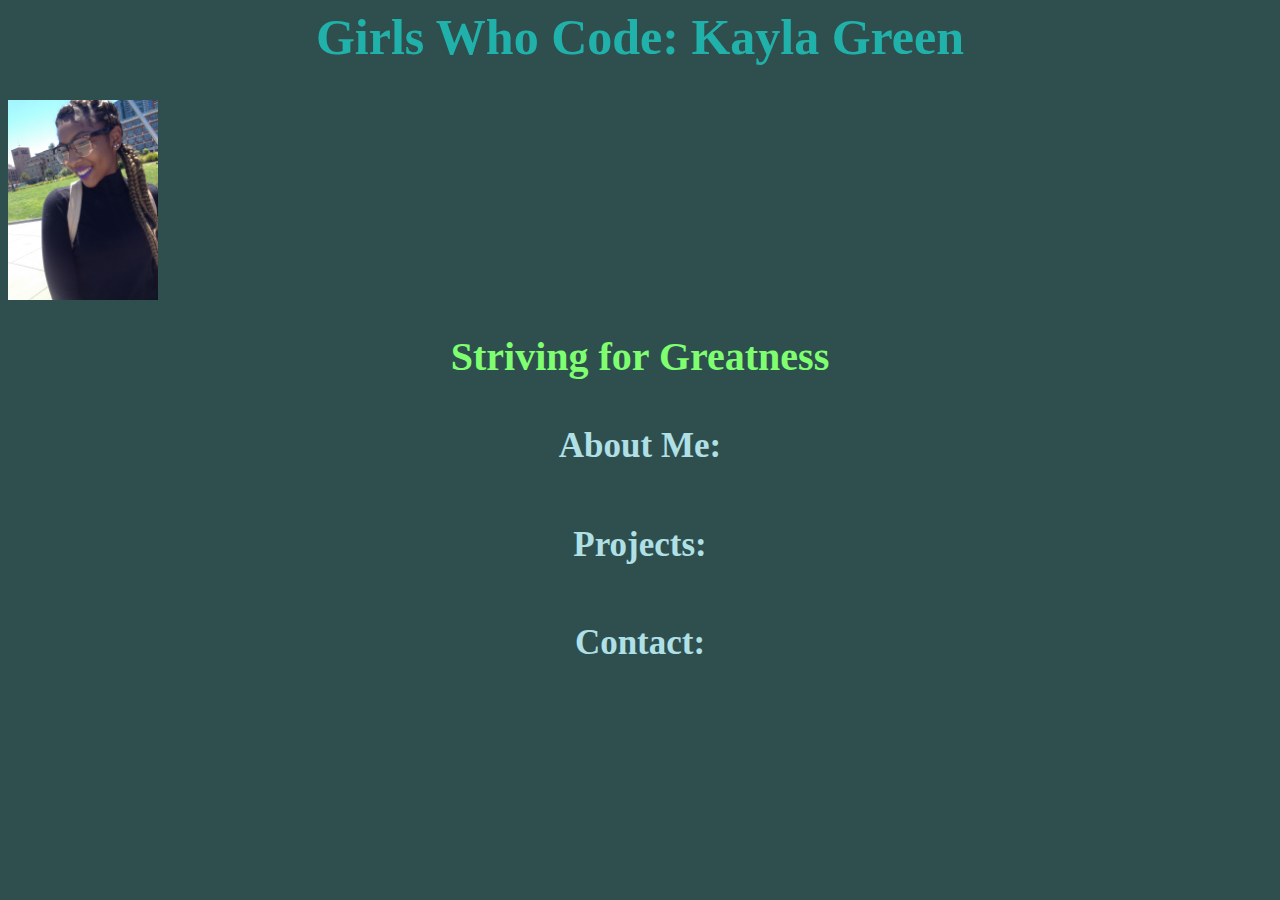
<file: index.html>
<DOCTYPE! html>
<html>
	<head>
		<title>Kayla Green's Profile</title>
		<script src="http://code.jquery.com/jquery-2.2.4.js" integrity="sha256-iT6Q9iMJYuQiMWNd9lDyBUStIq/8PuOW33aOqmvFpqI=" crossorigin="anonymous"></script>
		<script src="js/custom.js"></script>
		<link rel="stylesheet" href= "css/styles.css">
	</head>
	<body>
		<h1>Girls Who Code: Kayla Green</h1>
		<img src="images/IMG_7113 - Copy.JPG" width="150">
		<h2>Striving for Greatness</h2>
		
		<h4>About Me:</h4> 
		<!-- <p>My name is Kayla Green. I was born and mostly raised is Sacramento, CA. I have two siblings and I enjoy being on the phone. I also enjoy ejoy eating. My favorite place would be my room because i would be away from other people!</p> -->

		<h5>Projects:</h5> 
	<!-- 	<p>One of my favorite projects was making the arduinio robots dance. The robot I worked on was TEK and it did the cupid shuffle. Another favorite project of mine was the Madlibs.</p> -->

		<h3>Contact:</h3>
		<!-- <p>If anyone needs to contact me for my services, feel free to email me @kamg2018@gmail.com. Serious busuiness inquiries only!</p> -->
 	</body>
	
<html>
</file>
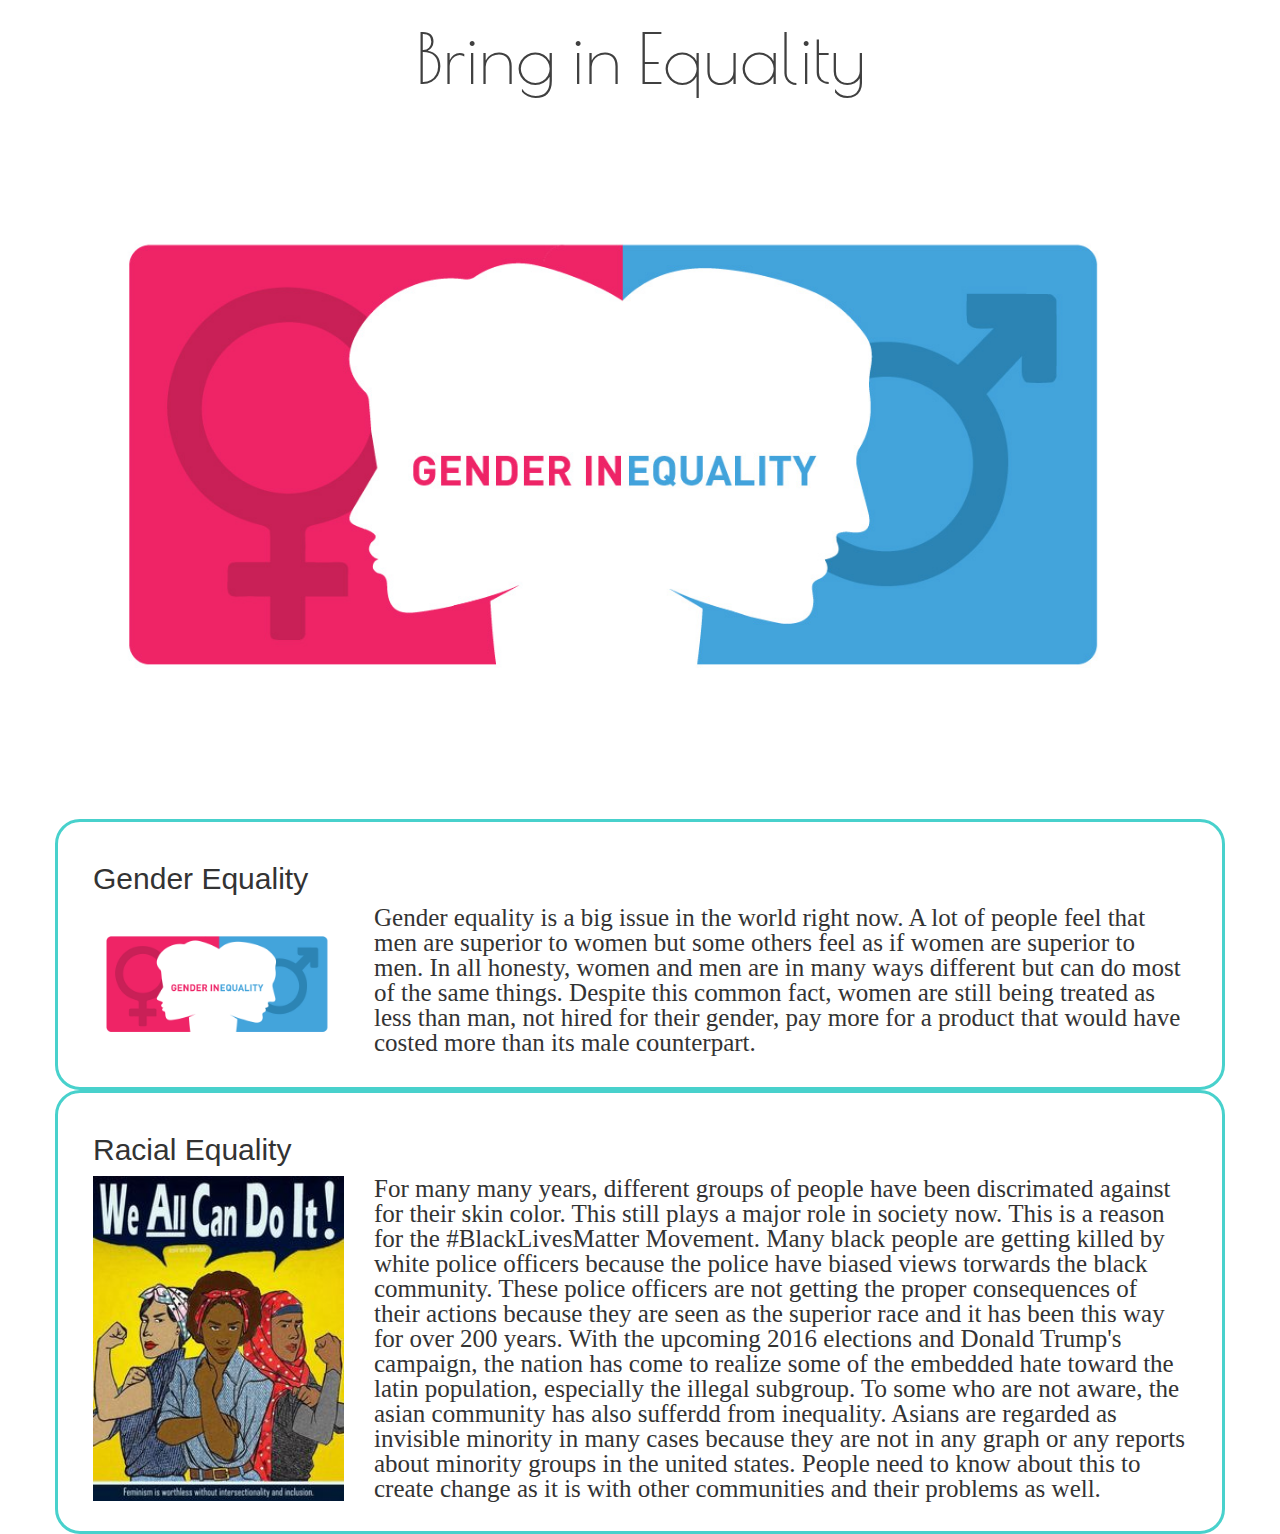
<file: equality.html>
<DOCTYPE! html>
<html>
	<head>
	<title>Equality</title>
	<link rel="stylesheet" href="https://maxcdn.bootstrapcdn.com/bootstrap/3.3.6/css/bootstrap.min.css">
	<link rel="stylesheet" href="css/equality.css">
	<link href='https://fonts.googleapis.com/css?family=Poiret+One' rel='stylesheet' type='text/css'>
	</head>
	<body>
	<h1>Bring in Equality</h1>
	<div class="container">
		<div class="row">
			<div class="col-md-4">
				<img  class="pic" src ="images/Gender-Equality.jpg">
			</div> 			
		</div>

		<div class="row dotted-box">
			<div class="col-md-12">
				<h2>Gender Equality</h2>
				<div class="row">
					<div class="col-md-3">
						<img src="images/Gender-Equality.jpg">
					</div>
					<div class="col-md-9">
					<p>
				Gender equality is a big issue in the world right now. A lot of people feel that men are superior to women but some others feel as if women are superior to men. In all honesty, women and men are in many ways different but can do most of the same things. Despite this common fact, women are still being treated as less than man, not hired for their gender, pay more for a product that would have costed more than its male counterpart.</p>
					</div>
				</div>
			</div>
		</div>

		<div class="row dotted-box">
			<div class="col-md-12">
				<h2>Racial Equality</h2>
					<div class="row">
						<div class="col-md-3">
						<img src="images/Racial.jpg">
						</div>

						<div class="col-md-9">
							<p>For many many years, different groups of people have been discrimated against for their skin color. This still plays a major role in society now. This is a reason for the #BlackLivesMatter Movement. Many black people are getting killed by white police officers because the police have biased views torwards the black community. These police officers are not getting the proper consequences of their actions because they are seen as the superior race and it has been this way for over 200 years. With the upcoming 2016 elections and Donald Trump's campaign, the nation has come to realize some of the embedded hate toward the latin population, especially the illegal subgroup. To some who are not aware, the asian community has also sufferdd from inequality. Asians are regarded as invisible minority in many cases because they are not in any graph or any reports about minority groups in the united states. People need to know about this to create change as it is with other communities and their problems as well.
							</p>
						</div>
					</div>
			</div>
		</div>

		

	</div>		
		
	</body>
</html>
</file>
<file: css/styles.css>
body {
	background-color: #2F4F4F;
}

h1 {
	color: #20B2AA; 
	text-align: center;
	font-size: 50px;

} 

h2 {
	color: #7FFF70;
	text-align: center;
	font-size: 40px;
}

h4 {
	color: #B0E0E6;
	text-align: center;
	font-size: 35px;
}

h5 {
	color: #B0E0E6;
	text-align: center;
	font-size: 35px;
}
p {
	color: #66CDAA;
	text-indent: 32px;
	font-family: "Goudy Old Style", Garamond, "Big Caslon", "Times New Roman", serif;
	font-size: 30px;
	font-style: normal;
	font-variant: normal;
	font-weight: 400;
	line-height: 50px;
}

h3 {
	color: #B0E0E6;
	text-align: center;
	font-size: 35px;
}
</file>
<file: css/equality.css>
h1 {
	font-size: 70px ;
	color: #404040;
	font-family: 'Poiret One', cursive;
	text-align: center;
}

.pic{
	width: 1100px;
	/*height:;*/
	/*margin-left: 95px;*/
}

img {
	width: 100%;
}

body{
	background-color: #FFFFFF;
}

 p {
	font-color: #404040;
	font-family: "Goudy Old Style", Garamond, "Big Caslon", "Times New Roman", serif;
	font-size: 25px;
	font-weight: 50;
	line-height: 25px;
}

.dotted-box {
	border-radius: 25px;
	/*beackground:;*/
	padding: 20px;
	border-style: solid;
	border-color: #48D1CC;
}
</file>
